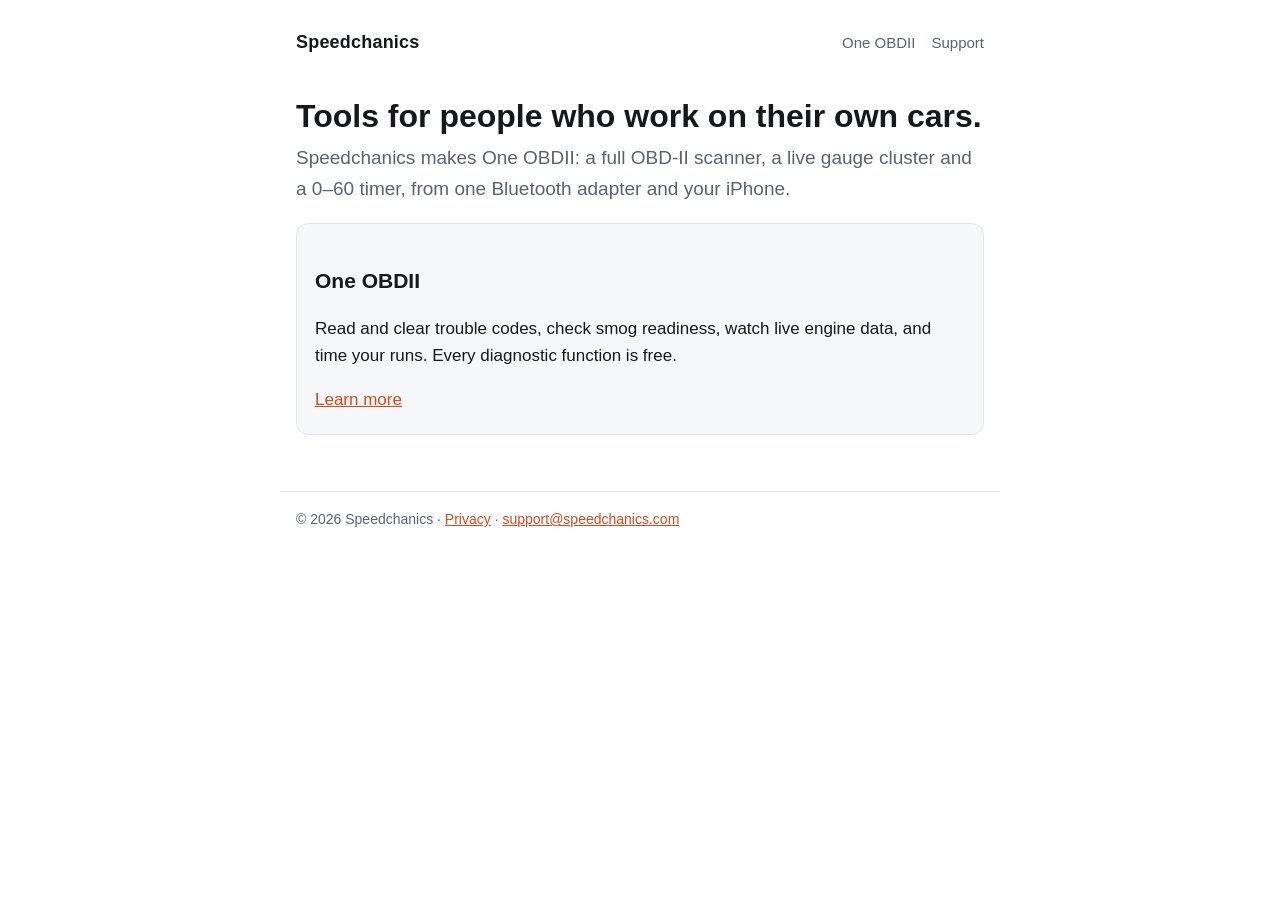
<file: index.html>
<!doctype html>
<html lang="en">
<head>
<meta charset="utf-8">
<meta name="viewport" content="width=device-width, initial-scale=1">
<title>Speedchanics</title>
<meta name="description" content="Speedchanics makes One OBDII, an OBD-II scanner, gauge cluster and timer for iPhone.">
<link rel="stylesheet" href="style.css">
</head>
<body>
<header>
  <a class="brand" href="/">Speedchanics</a>
  <nav><a href="/oneobdii/">One OBDII</a><a href="/oneobdii/support.html">Support</a></nav>
</header>
<main>
  <h1>Tools for people who work on their own cars.</h1>
  <p class="lead">Speedchanics makes One OBDII: a full OBD-II scanner, a live gauge cluster and a 0–60 timer, from one Bluetooth adapter and your iPhone.</p>
  <div class="card">
    <h2>One OBDII</h2>
    <p>Read and clear trouble codes, check smog readiness, watch live engine data, and time your runs. Every diagnostic function is free.</p>
    <p><a href="/oneobdii/">Learn more</a></p>
  </div>
</main>
<footer>© 2026 Speedchanics · <a href="/oneobdii/privacy.html">Privacy</a> · <a href="mailto:support@speedchanics.com">support@speedchanics.com</a></footer>
</body>
</html>
</file>
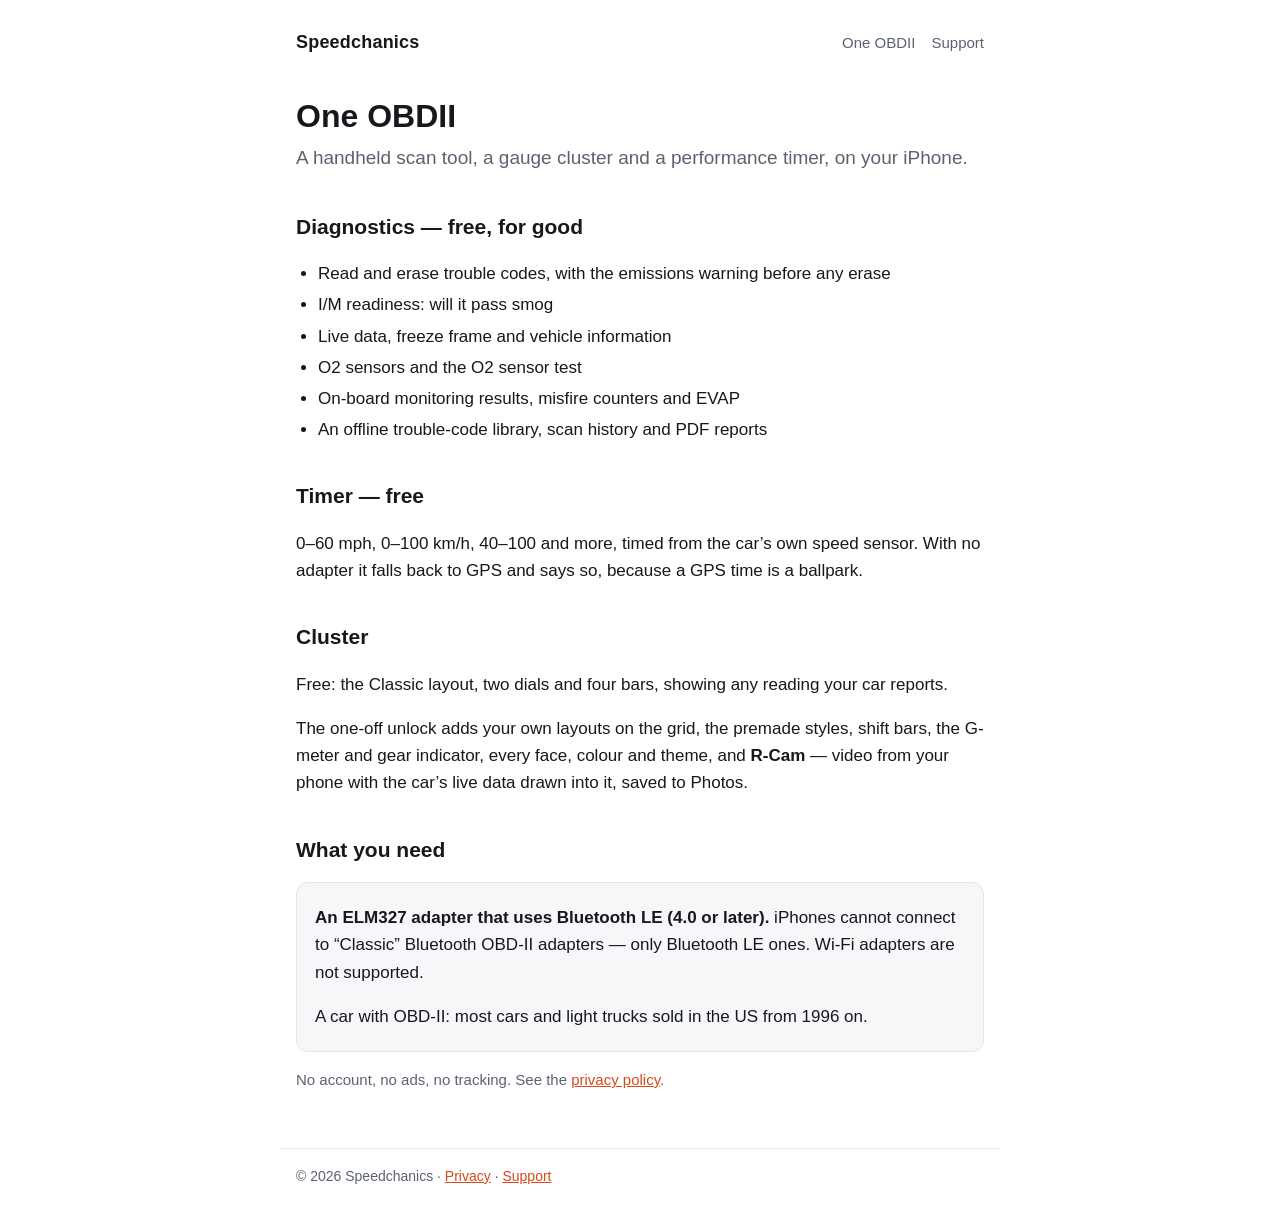
<file: oneobdii/index.html>
<!doctype html>
<html lang="en">
<head>
<meta charset="utf-8">
<meta name="viewport" content="width=device-width, initial-scale=1">
<title>One OBDII</title>
<meta name="description" content="One OBDII: OBD-II scanner, live gauge cluster and 0–60 timer for iPhone, with any Bluetooth LE ELM327 adapter.">
<link rel="stylesheet" href="../style.css">
</head>
<body>
<header>
  <a class="brand" href="/">Speedchanics</a>
  <nav><a href="/oneobdii/">One OBDII</a><a href="/oneobdii/support.html">Support</a></nav>
</header>
<main>
  <h1>One OBDII</h1>
  <p class="lead">A handheld scan tool, a gauge cluster and a performance timer, on your iPhone.</p>

  <h2>Diagnostics — free, for good</h2>
  <ul>
    <li>Read and erase trouble codes, with the emissions warning before any erase</li>
    <li>I/M readiness: will it pass smog</li>
    <li>Live data, freeze frame and vehicle information</li>
    <li>O2 sensors and the O2 sensor test</li>
    <li>On-board monitoring results, misfire counters and EVAP</li>
    <li>An offline trouble-code library, scan history and PDF reports</li>
  </ul>

  <h2>Timer — free</h2>
  <p>0–60 mph, 0–100 km/h, 40–100 and more, timed from the car’s own speed sensor. With no adapter it falls back to GPS and says so, because a GPS time is a ballpark.</p>

  <h2>Cluster</h2>
  <p>Free: the Classic layout, two dials and four bars, showing any reading your car reports.</p>
  <p>The one-off unlock adds your own layouts on the grid, the premade styles, shift bars, the G-meter and gear indicator, every face, colour and theme, and <strong>R-Cam</strong> — video from your phone with the car’s live data drawn into it, saved to Photos.</p>

  <h2>What you need</h2>
  <div class="card">
    <p><strong>An ELM327 adapter that uses Bluetooth LE (4.0 or later).</strong> iPhones cannot connect to “Classic” Bluetooth OBD-II adapters — only Bluetooth LE ones. Wi-Fi adapters are not supported.</p>
    <p>A car with OBD-II: most cars and light trucks sold in the US from 1996 on.</p>
  </div>
  <p class="dim">No account, no ads, no tracking. See the <a href="privacy.html">privacy policy</a>.</p>
</main>
<footer>© 2026 Speedchanics · <a href="privacy.html">Privacy</a> · <a href="support.html">Support</a></footer>
</body>
</html>
</file>
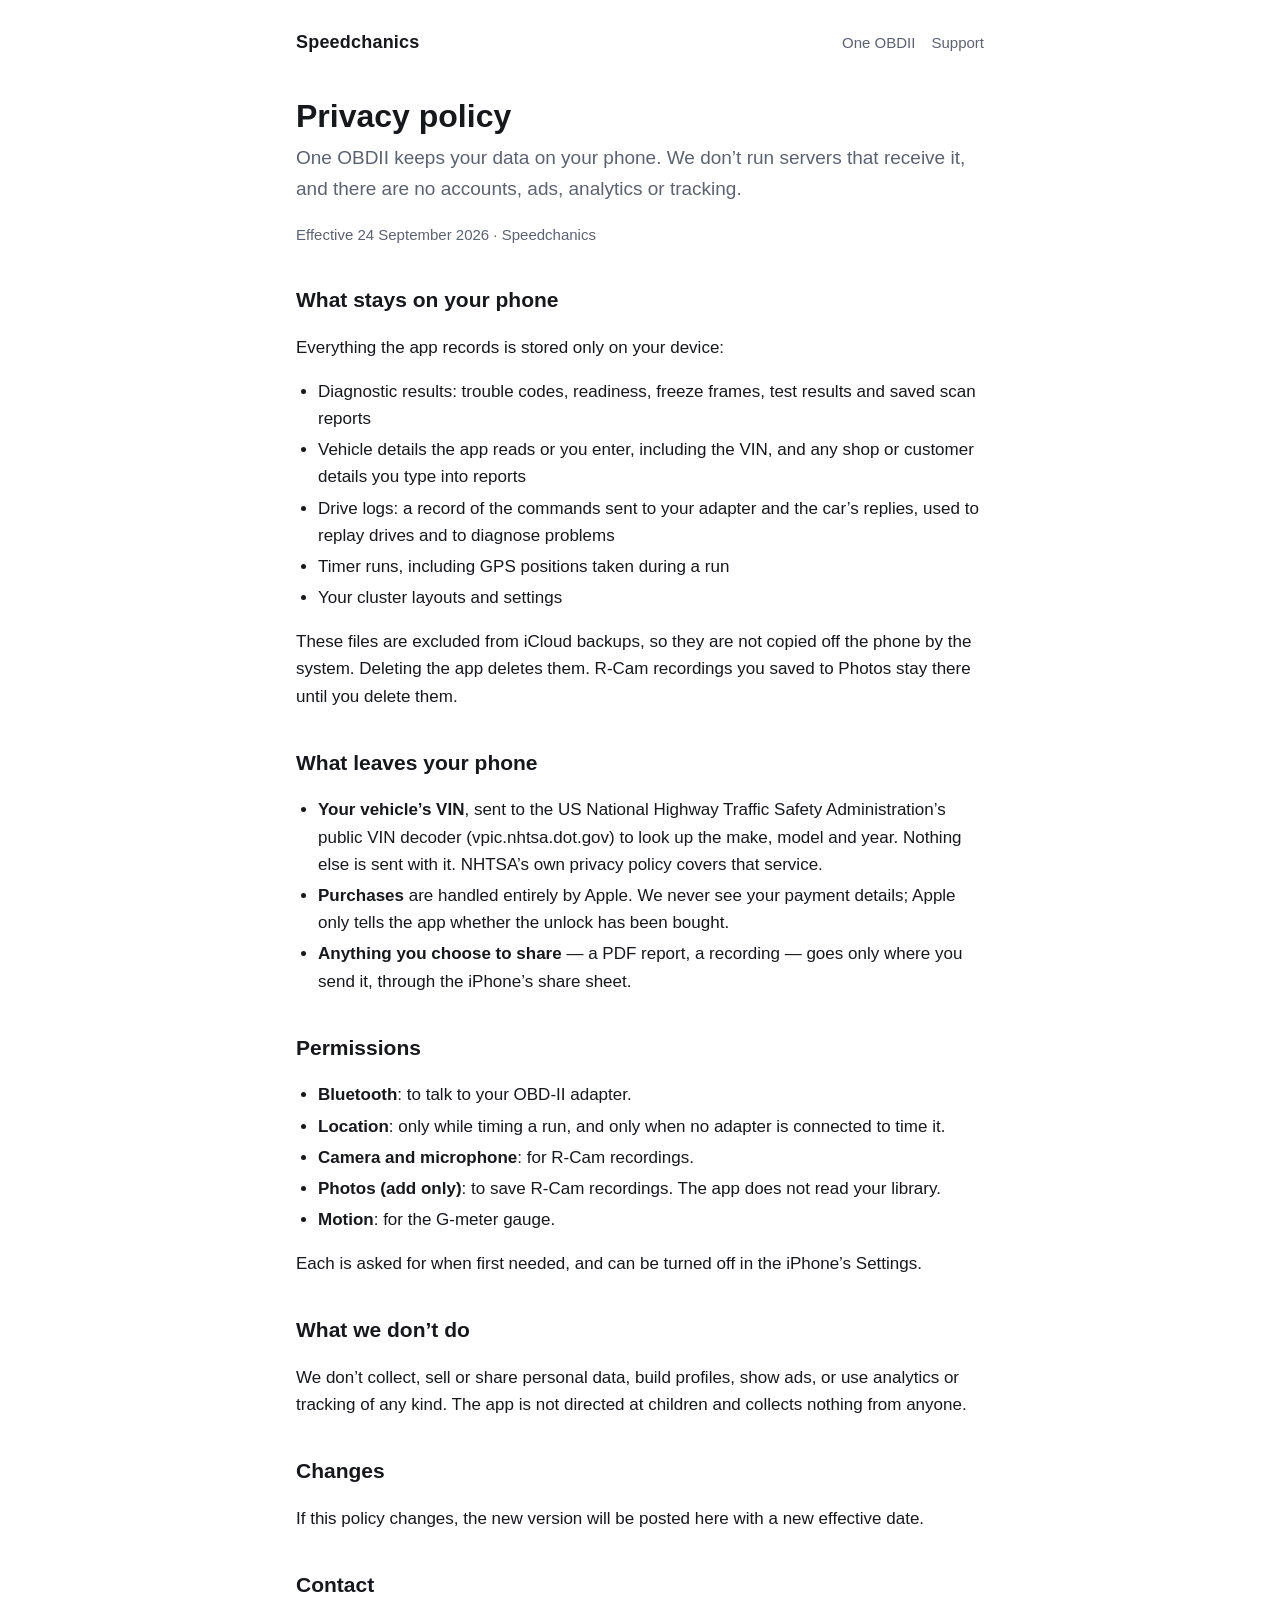
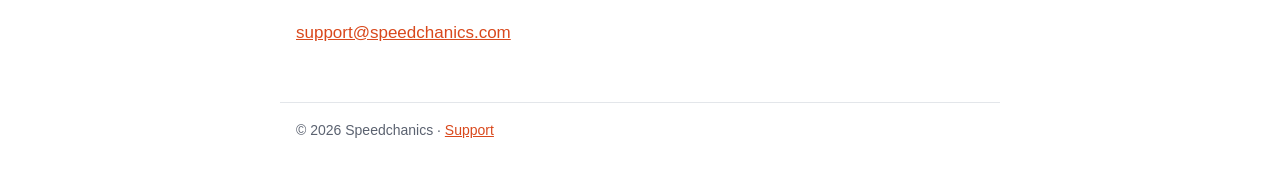
<file: oneobdii/privacy.html>
<!doctype html>
<html lang="en">
<head>
<meta charset="utf-8">
<meta name="viewport" content="width=device-width, initial-scale=1">
<title>One OBDII — Privacy policy</title>
<link rel="stylesheet" href="../style.css">
</head>
<body>
<header>
  <a class="brand" href="/">Speedchanics</a>
  <nav><a href="/oneobdii/">One OBDII</a><a href="/oneobdii/support.html">Support</a></nav>
</header>
<main>
  <h1>Privacy policy</h1>
  <p class="lead">One OBDII keeps your data on your phone. We don’t run servers that receive it, and there are no accounts, ads, analytics or tracking.</p>
  <p class="dim">Effective 24 September 2026 · Speedchanics</p>

  <h2>What stays on your phone</h2>
  <p>Everything the app records is stored only on your device:</p>
  <ul>
    <li>Diagnostic results: trouble codes, readiness, freeze frames, test results and saved scan reports</li>
    <li>Vehicle details the app reads or you enter, including the VIN, and any shop or customer details you type into reports</li>
    <li>Drive logs: a record of the commands sent to your adapter and the car’s replies, used to replay drives and to diagnose problems</li>
    <li>Timer runs, including GPS positions taken during a run</li>
    <li>Your cluster layouts and settings</li>
  </ul>
  <p>These files are excluded from iCloud backups, so they are not copied off the phone by the system. Deleting the app deletes them. R-Cam recordings you saved to Photos stay there until you delete them.</p>

  <h2>What leaves your phone</h2>
  <ul>
    <li><strong>Your vehicle’s VIN</strong>, sent to the US National Highway Traffic Safety Administration’s public VIN decoder (vpic.nhtsa.dot.gov) to look up the make, model and year. Nothing else is sent with it. NHTSA’s own privacy policy covers that service.</li>
    <li><strong>Purchases</strong> are handled entirely by Apple. We never see your payment details; Apple only tells the app whether the unlock has been bought.</li>
    <li><strong>Anything you choose to share</strong> — a PDF report, a recording — goes only where you send it, through the iPhone’s share sheet.</li>
  </ul>

  <h2>Permissions</h2>
  <ul>
    <li><strong>Bluetooth</strong>: to talk to your OBD-II adapter.</li>
    <li><strong>Location</strong>: only while timing a run, and only when no adapter is connected to time it.</li>
    <li><strong>Camera and microphone</strong>: for R-Cam recordings.</li>
    <li><strong>Photos (add only)</strong>: to save R-Cam recordings. The app does not read your library.</li>
    <li><strong>Motion</strong>: for the G-meter gauge.</li>
  </ul>
  <p>Each is asked for when first needed, and can be turned off in the iPhone’s Settings.</p>

  <h2>What we don’t do</h2>
  <p>We don’t collect, sell or share personal data, build profiles, show ads, or use analytics or tracking of any kind. The app is not directed at children and collects nothing from anyone.</p>

  <h2>Changes</h2>
  <p>If this policy changes, the new version will be posted here with a new effective date.</p>

  <h2>Contact</h2>
  <p><a href="mailto:support@speedchanics.com">support@speedchanics.com</a></p>
</main>
<footer>© 2026 Speedchanics · <a href="support.html">Support</a></footer>
</body>
</html>
</file>
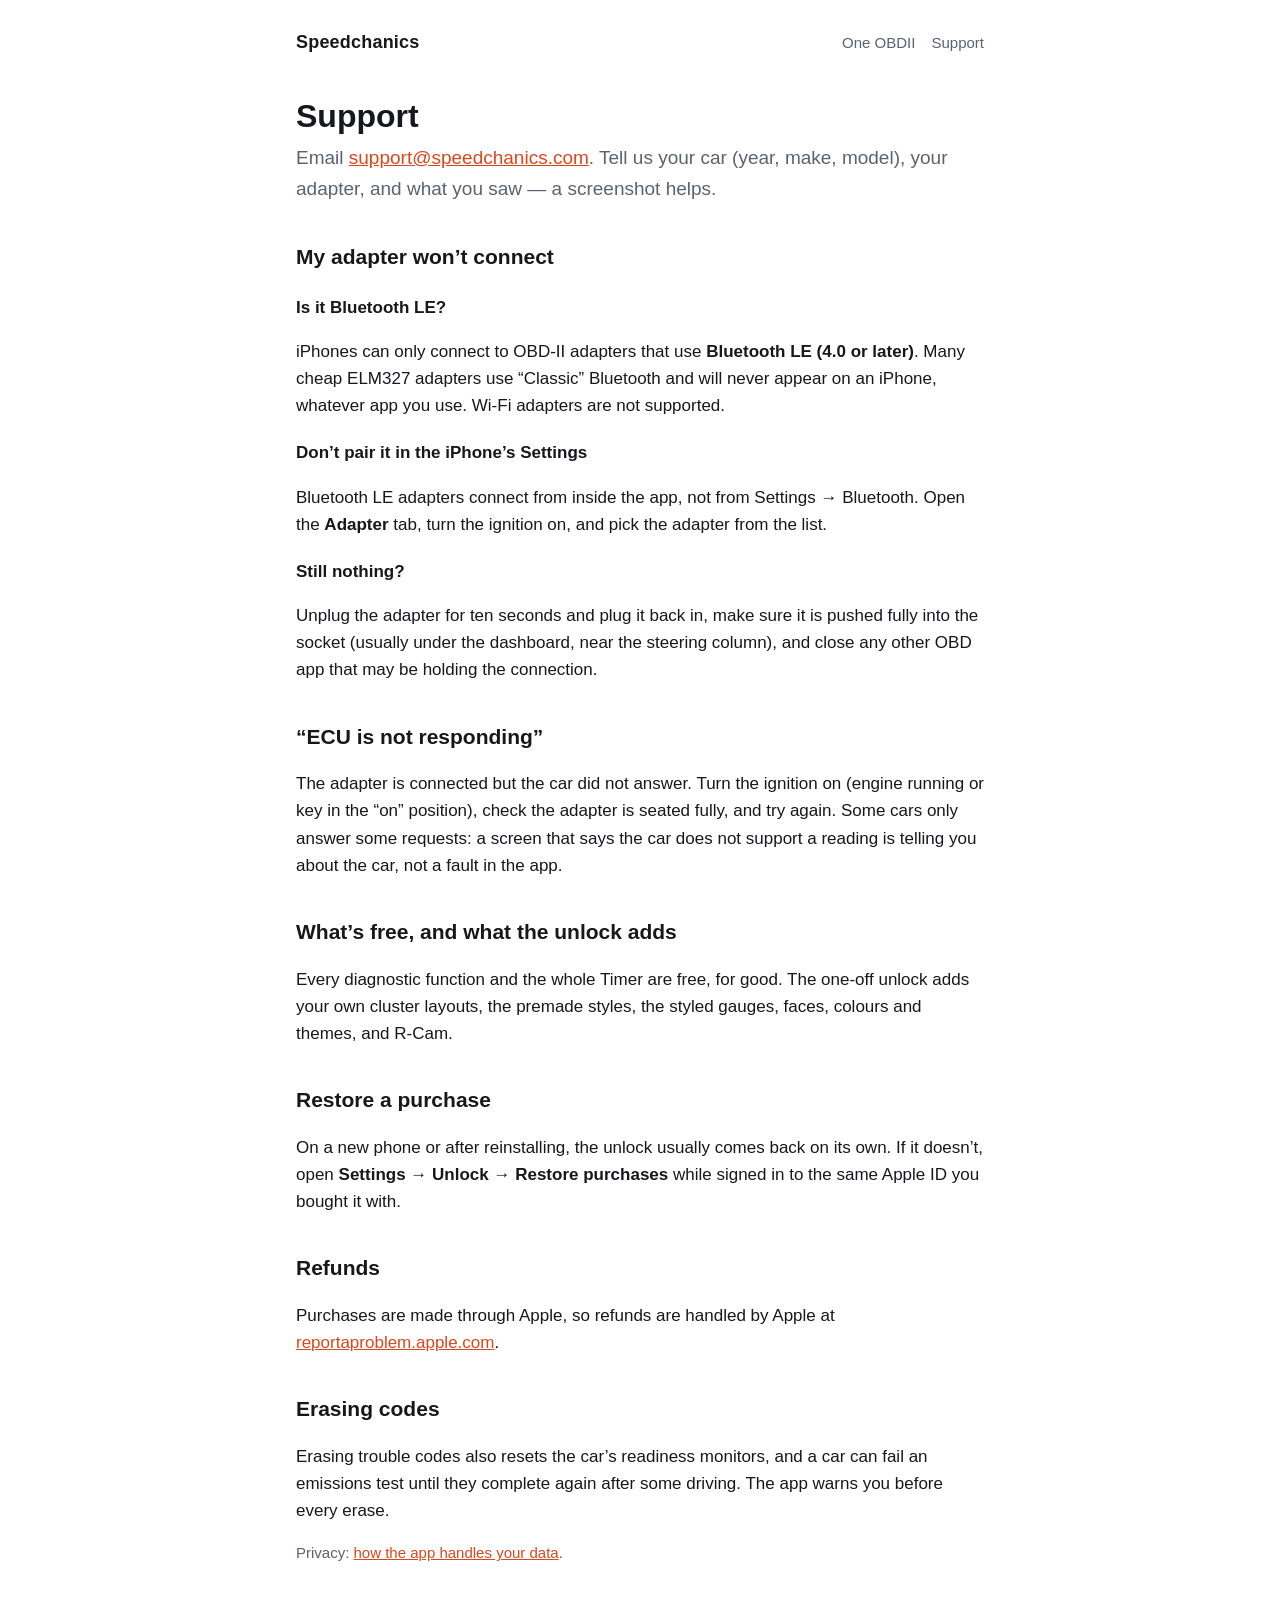
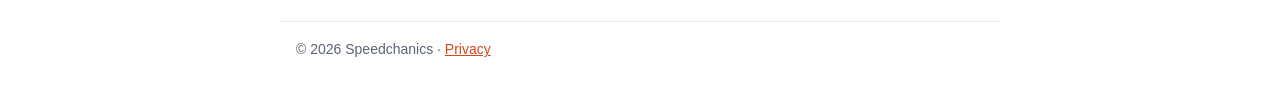
<file: oneobdii/support.html>
<!doctype html>
<html lang="en">
<head>
<meta charset="utf-8">
<meta name="viewport" content="width=device-width, initial-scale=1">
<title>One OBDII — Support</title>
<link rel="stylesheet" href="../style.css">
</head>
<body>
<header>
  <a class="brand" href="/">Speedchanics</a>
  <nav><a href="/oneobdii/">One OBDII</a><a href="/oneobdii/support.html">Support</a></nav>
</header>
<main>
  <h1>Support</h1>
  <p class="lead">Email <a href="mailto:support@speedchanics.com">support@speedchanics.com</a>. Tell us your car (year, make, model), your adapter, and what you saw — a screenshot helps.</p>

  <h2>My adapter won’t connect</h2>
  <h3>Is it Bluetooth LE?</h3>
  <p>iPhones can only connect to OBD-II adapters that use <strong>Bluetooth LE (4.0 or later)</strong>. Many cheap ELM327 adapters use “Classic” Bluetooth and will never appear on an iPhone, whatever app you use. Wi-Fi adapters are not supported.</p>
  <h3>Don’t pair it in the iPhone’s Settings</h3>
  <p>Bluetooth LE adapters connect from inside the app, not from Settings → Bluetooth. Open the <strong>Adapter</strong> tab, turn the ignition on, and pick the adapter from the list.</p>
  <h3>Still nothing?</h3>
  <p>Unplug the adapter for ten seconds and plug it back in, make sure it is pushed fully into the socket (usually under the dashboard, near the steering column), and close any other OBD app that may be holding the connection.</p>

  <h2>“ECU is not responding”</h2>
  <p>The adapter is connected but the car did not answer. Turn the ignition on (engine running or key in the “on” position), check the adapter is seated fully, and try again. Some cars only answer some requests: a screen that says the car does not support a reading is telling you about the car, not a fault in the app.</p>

  <h2>What’s free, and what the unlock adds</h2>
  <p>Every diagnostic function and the whole Timer are free, for good. The one-off unlock adds your own cluster layouts, the premade styles, the styled gauges, faces, colours and themes, and R-Cam.</p>

  <h2>Restore a purchase</h2>
  <p>On a new phone or after reinstalling, the unlock usually comes back on its own. If it doesn’t, open <strong>Settings → Unlock → Restore purchases</strong> while signed in to the same Apple ID you bought it with.</p>

  <h2>Refunds</h2>
  <p>Purchases are made through Apple, so refunds are handled by Apple at <a href="https://reportaproblem.apple.com">reportaproblem.apple.com</a>.</p>

  <h2>Erasing codes</h2>
  <p>Erasing trouble codes also resets the car’s readiness monitors, and a car can fail an emissions test until they complete again after some driving. The app warns you before every erase.</p>

  <p class="dim">Privacy: <a href="privacy.html">how the app handles your data</a>.</p>
</main>
<footer>© 2026 Speedchanics · <a href="privacy.html">Privacy</a></footer>
</body>
</html>
</file>
<file: style.css>
/* One stylesheet, no web fonts, no scripts: a privacy policy that loaded
   a tracker would contradict itself. */
:root {
  --bg: #ffffff;
  --text: #16181c;
  --dim: #5b6270;
  --line: #e3e6ea;
  --card: #f6f7f9;
  --accent: #d9481c;
}
@media (prefers-color-scheme: dark) {
  :root {
    --bg: #0b0c0e;
    --text: #eef0f3;
    --dim: #9aa1ad;
    --line: #23262c;
    --card: #15171b;
    --accent: #ff5a2b;
  }
}
* { box-sizing: border-box; }
html { -webkit-text-size-adjust: 100%; }
body {
  margin: 0;
  background: var(--bg);
  color: var(--text);
  font: 17px/1.6 -apple-system, BlinkMacSystemFont, "Segoe UI", Roboto,
    "Helvetica Neue", Arial, sans-serif;
}
main, header, footer { max-width: 720px; margin: 0 auto; padding: 0 16px; }
header { padding-top: 28px; padding-bottom: 8px; display: flex;
  justify-content: space-between; align-items: baseline; flex-wrap: wrap;
  gap: 8px; }
header a.brand { font-weight: 700; font-size: 18px; color: var(--text);
  text-decoration: none; letter-spacing: 0.2px; }
nav a { color: var(--dim); text-decoration: none; margin-left: 16px;
  font-size: 15px; }
nav a:first-child { margin-left: 0; }
nav a:hover, a { color: var(--accent); }
h1 { font-size: 32px; line-height: 1.2; margin: 32px 0 8px; }
h2 { font-size: 21px; margin: 36px 0 8px; }
h3 { font-size: 17px; margin: 20px 0 4px; }
p, li { color: var(--text); }
.lead { font-size: 19px; color: var(--dim); margin-top: 0; }
.dim { color: var(--dim); font-size: 15px; }
.card { background: var(--card); border: 1px solid var(--line);
  border-radius: 12px; padding: 4px 18px; margin: 16px 0; }
ul { padding-left: 22px; }
li { margin: 4px 0; }
footer { border-top: 1px solid var(--line); margin-top: 56px;
  padding-top: 16px; padding-bottom: 40px; color: var(--dim);
  font-size: 14px; }
</file>
